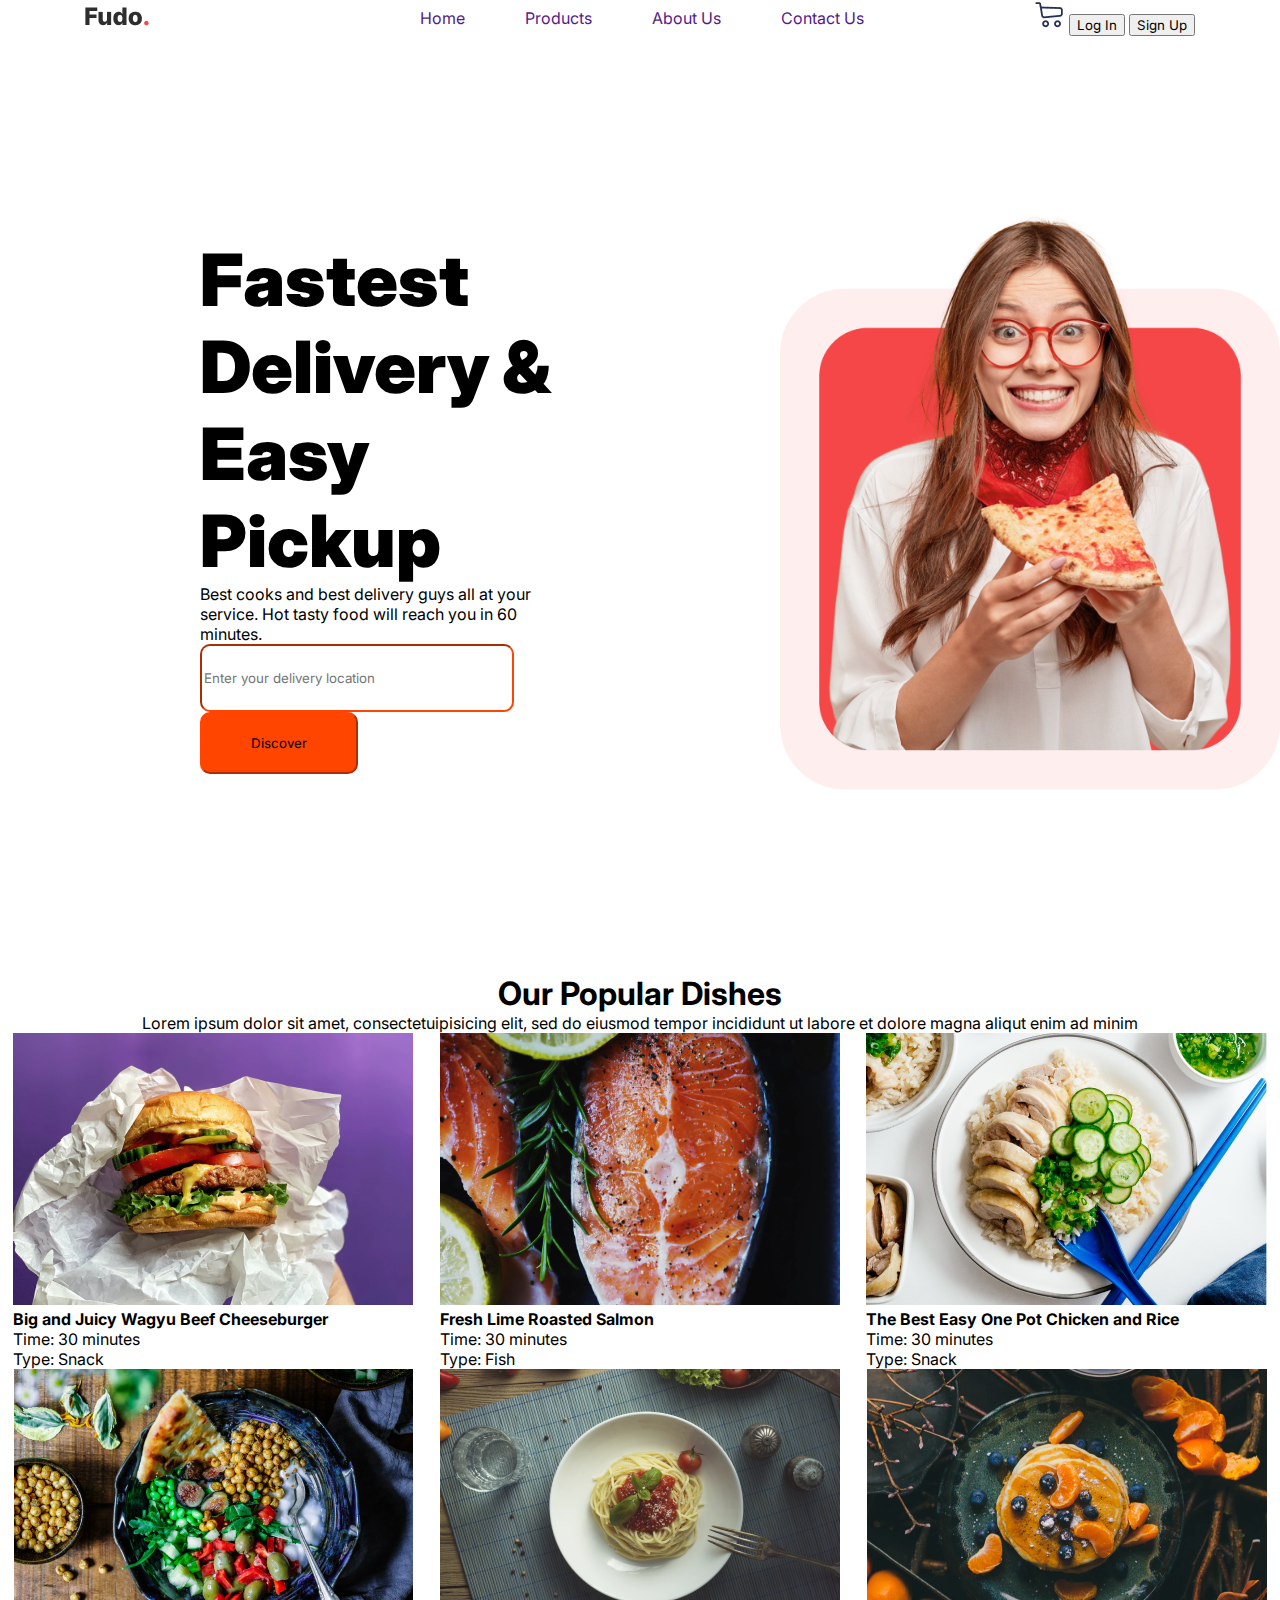
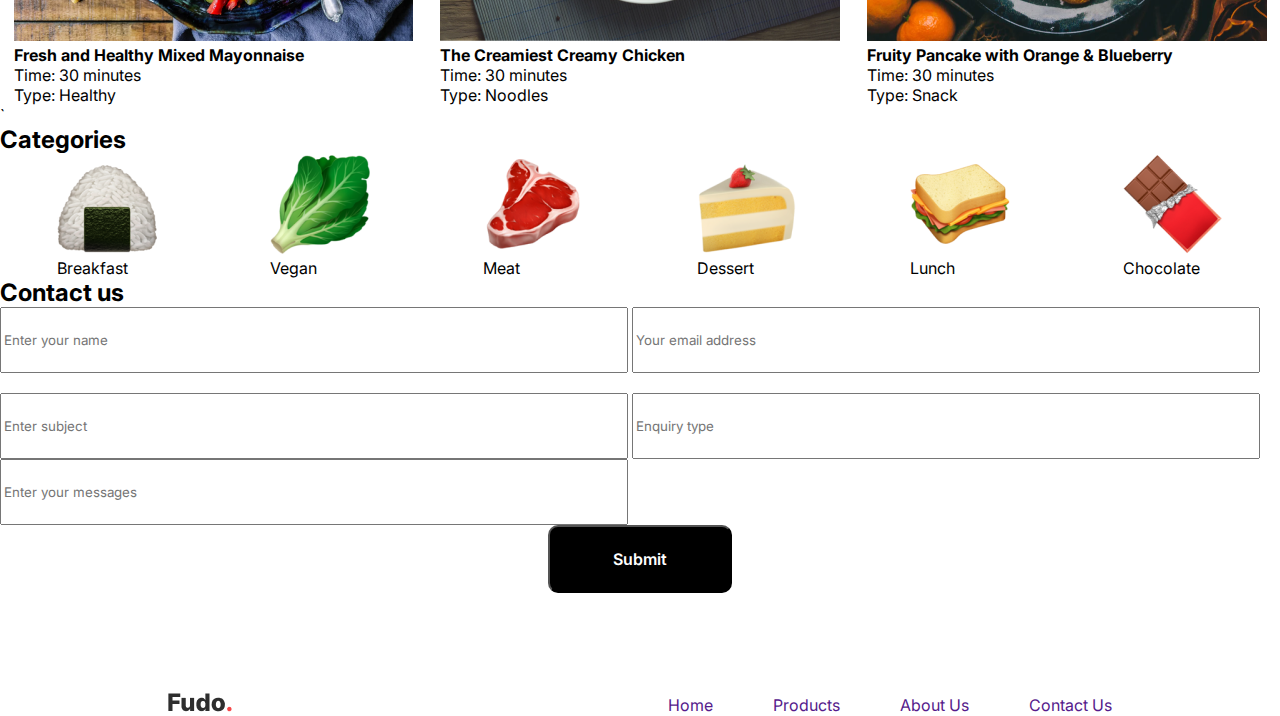
<file: index.html>
<!DOCTYPE html>
<html lang="en">
<head>
    <meta charset="UTF-8">
    <meta http-equiv="X-UA-Compatible" content="IE=edge">
    <meta name="viewport" content="width=device-width, initial-scale=1.0">
    <title>Fudo.</title>
    <link rel="stylesheet" href="style.css">
    <link rel="preconnect" href="https://fonts.googleapis.com">
    <link rel="preconnect" href="https://fonts.gstatic.com" crossorigin>
    <link href="https://fonts.googleapis.com/css2?family=Inter:wght@300&display=swap" rel="stylesheet">
</head>
<body>
    <div class="container">
        <div class="head">
            <div class="logo">
                <a href=""><img src="img/Fudo..png" alt=""></a>
            </div>
            <div class="menu">
                <ul>
                    <li><a href="">Home</a></li>
                    <li><a href="">Products</a></li>
                    <li><a href="">About Us</a></li>
                    <li><a href="">Contact Us</a></li>
                </ul>
            </div>
            <div class="login">
                <a href=""><img src="img/Cart.png" alt=""></a>
                <button>Log In</button>
                <button>Sign Up</button>
            </div>
        </div>
        <div class="banner">
            <div class="info">
                <h1>Fastest Delivery & Easy Pickup</h1>
                <p>Best cooks and best delivery guys all at your service. Hot tasty food will reach you in 60 minutes.</p>
                <input type="text" placeholder="Enter your delivery location">
                <button>Discover</button>
            </div>
            <div class="img">
                <img src="img/Images.png" alt="">
            </div>
        </div>
        <div class="body">
            <div class="body-head">
            <h1>Our Popular Dishes</h1>
            <p>Lorem ipsum dolor sit amet, consectetuipisicing elit, sed do eiusmod tempor incididunt ut labore et dolore magna aliqut enim ad minim </p>
            </div>
            <div class="products">
                <div class="prod">
                    <div class="prod-img">
                        <img src="img/home-prod1.png" alt="">
                    </div>
                    <div class="prod-details">
                        <h4>Big and Juicy Wagyu Beef Cheeseburger</h4>
                        <p>Time: 30 minutes</p>
                        <p>Type: Snack</p>
                    </div>
                </div>
                <div class="prod">
                    <div class="prod-img">
                        <img src="img/home-prod2.png" alt="">
                    </div>
                    <div class="prod-details">
                        <h4>Fresh Lime Roasted Salmon</h4>
                        <p>Time: 30 minutes</p>
                        <p>Type: Fish</p>
                    </div>
                </div>
                <div class="prod">
                    <div class="prod-img">
                        <img src="img/home-prod3.png" alt="">
                    </div>
                    <div class="prod-details">
                        <h4>The Best Easy One Pot Chicken and Rice</h4>
                        <p>Time: 30 minutes</p>
                        <p>Type: Snack</p>
                    </div>
                </div>
                <div class="prod">
                    <div class="prod-img">
                        <img src="img/home-prod4.png" alt="">
                    </div>
                    <div class="prod-details">
                        <h4>Fresh and Healthy Mixed Mayonnaise</h4>
                        <p>Time: 30 minutes</p>
                        <p>Type: Healthy</p>
                    </div>
                </div>
                <div class="prod">
                    <div class="prod-img">
                        <img src="img/home-prod5.png" alt="">
                    </div>
                    <div class="prod-details">
                        <h4>The Creamiest Creamy Chicken</h4>
                        <p>Time: 30 minutes</p>
                        <p>Type: Noodles</p>
                    </div>
                </div>
                <div class="prod">
                    <div class="prod-img">
                        <img src="img/home-prod6.png" alt="">
                    </div>
                    <div class="prod-details">
                        <h4>Fruity Pancake with Orange & Blueberry</h4>
                        <p>Time: 30 minutes</p>
                        <p>Type: Snack</p>
                    </div>
                </div>
            </div>
            <div class="categories">`
                <div class="ctg-head">
                    <h2>Categories</h2>
                </div>
                <div class="six">
                <div class="ctg">
                    <img src="img/categories1.png" alt="">
                    <p>Breakfast</p>
                </div>
                <div class="ctg">
                    <img src="img/categories2.png" alt="">
                    <p>Vegan</p>
                </div>
                <div class="ctg">
                    <img src="img/categories3.png" alt="">
                    <p>Meat</p>
                </div>
                <div class="ctg">
                    <img src="img/categories4.png" alt="">
                    <p>Dessert</p>
                </div>
                <div class="ctg">
                    <img src="img/categories5.png" alt="">
                    <p>Lunch</p>
                </div>
                <div class="ctg">
                    <img src="img/categories6.png" alt="">
                    <p>Chocolate</p>
                </div>
                </div>
            </div>
            <div class="contact">
                <form action="" name="contact">
                    <h2>Contact us</h2>
                    <input type="text" placeholder="Enter your name">
                    <input type="text" placeholder="Your email address" name="email"><br>
                    <p id="loiemail" style="display: none; color:red;">Email Error, Try Again</p><br>
                    <input type="text" placeholder="Enter subject">
                    <input type="text" placeholder="Enquiry type"><br>
                    <input type="text" placeholder="Enter your messages"><br>
                </form>
                <div class="submit">
                    <button type="submit" onclick="validate()">Submit</button>
                </div>
            </div>
        </div>
        <div class="footer">
            <div class="logo-foot">
                <img src="img/Fudo..png" alt="">
            </div>
            <div class="menu-foot">
                <ul>
                <li><a href="">Home</a></li>
                <li><a href="">Products</a></li>
                <li><a href="">About Us</a></li>
                <li><a href="">Contact Us</a></li>
                </ul>
            </div>
        </div>
    </div>
    <script src="index.js"></script>
</body>
</html>
</file>
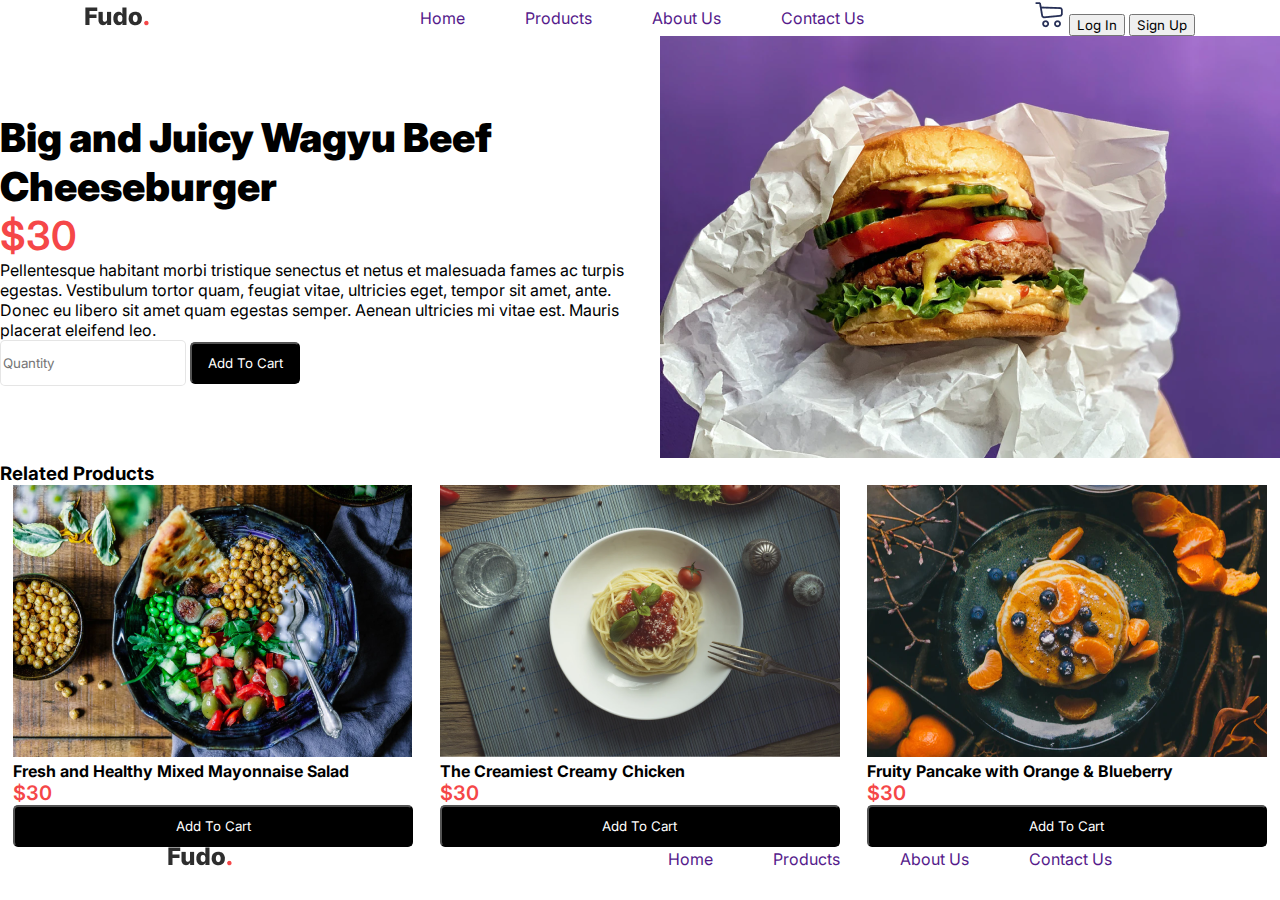
<file: details.html>
<!DOCTYPE html>
<html lang="en">
<head>
    <meta charset="UTF-8">
    <meta http-equiv="X-UA-Compatible" content="IE=edge">
    <meta name="viewport" content="width=device-width, initial-scale=1.0">
    <title>Document</title>
    <link rel="stylesheet" href="details.css">
    <link rel="preconnect" href="https://fonts.googleapis.com">
    <link rel="preconnect" href="https://fonts.gstatic.com" crossorigin>
    <link href="https://fonts.googleapis.com/css2?family=Inter:wght@300&display=swap" rel="stylesheet">
</head>
<body>
    <div class="container">
        <div class="head">
            <div class="logo">
                <a href=""><img src="img/Fudo..png" alt=""></a>
            </div>
            <div class="menu">
                <ul>
                    <li><a href="">Home</a></li>
                    <li><a href="">Products</a></li>
                    <li><a href="">About Us</a></li>
                    <li><a href="">Contact Us</a></li>
                </ul>
            </div>
            <div class="login">
                <a href=""><img src="img/Cart.png" alt=""></a>
                <button>Log In</button>
                <button>Sign Up</button>
            </div>
        </div>
        <div class="banner">
            <div class="banner-desc">
                <h1>Big and Juicy Wagyu Beef Cheeseburger</h1>
                <h2>$30</h2>
                <p>Pellentesque habitant morbi tristique senectus et netus et malesuada fames ac turpis egestas. Vestibulum tortor quam, feugiat vitae, ultricies eget, tempor sit amet, ante. Donec eu libero sit amet quam egestas semper. Aenean ultricies mi vitae est. Mauris placerat eleifend leo.</p>
                <input type="text" placeholder="Quantity">
                <button>Add To Cart</button>
            </div>
            <div class="banner-img">
                <img src="img/image 26.png" alt="">
            </div>
        </div>
        <div class="body">
            <div class="body-head">
            <h3>Related Products</h3>
            </div>
            <div class="related-prod">
            </div>
        </div>
        <div class="footer">
            <div class="foot-logo">
                <img src="img/Fudo..png" alt="">
            </div>
            <div class="foot-menu">
                <ul>
                    <li><a href="">Home</a></li>
                    <li><a href="">Products</a></li>
                    <li><a href="">About Us</a></li>
                    <li><a href="">Contact Us</a></li>
                </ul>
            </div>
        </div>
    </div>
    <script src="details.js"></script>
</body>
</html>
</file>
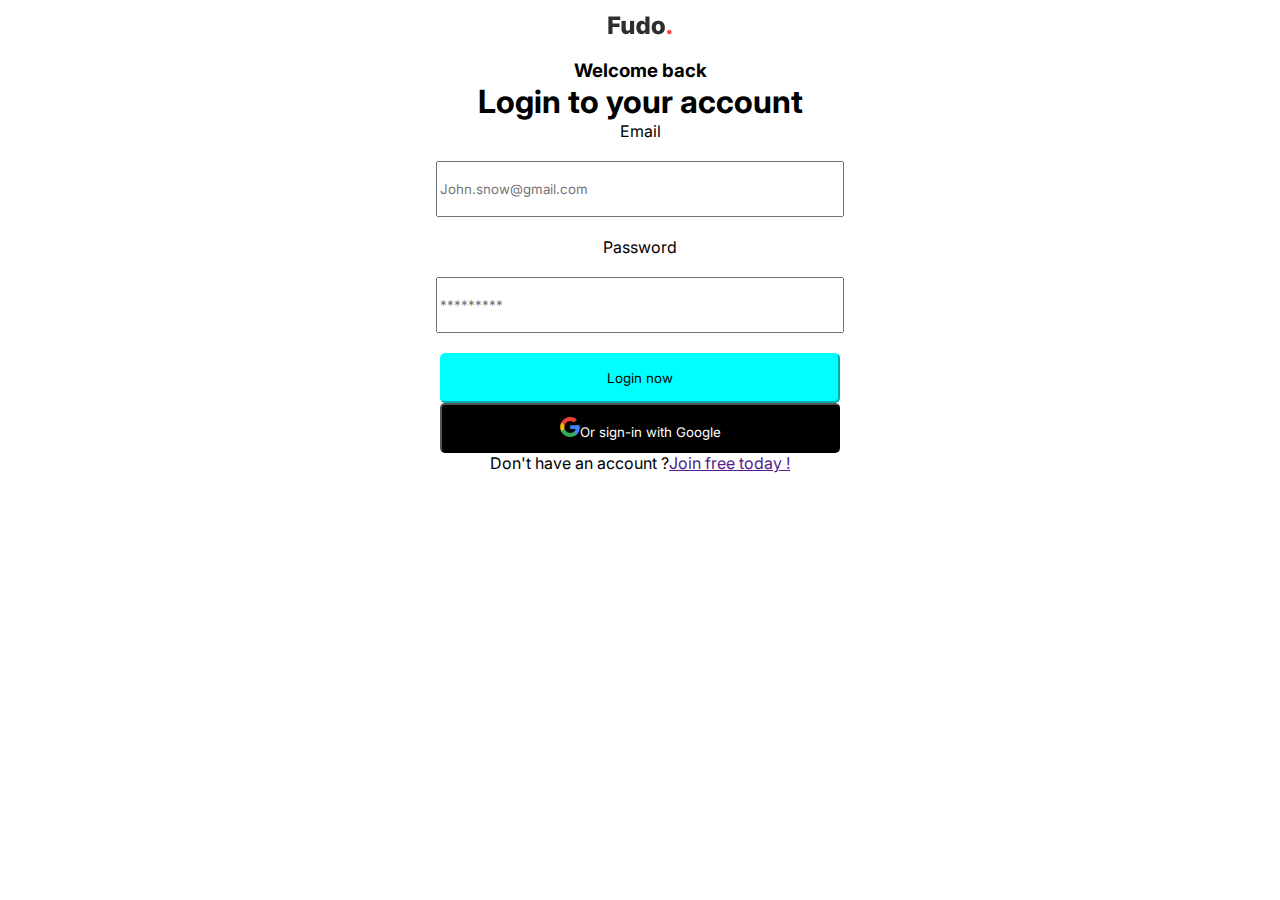
<file: login.html>
<!DOCTYPE html>
<html lang="en">
<head>
    <meta charset="UTF-8">
    <meta http-equiv="X-UA-Compatible" content="IE=edge">
    <meta name="viewport" content="width=device-width, initial-scale=1.0">
    <title>Document</title>
    <link rel="stylesheet" href="login.css">
    <link rel="preconnect" href="https://fonts.googleapis.com">
    <link rel="preconnect" href="https://fonts.gstatic.com" crossorigin>
    <link href="https://fonts.googleapis.com/css2?family=Inter:wght@300&display=swap" rel="stylesheet">
</head>
<body>
    <div class="container">
        <div class="header">
            <div class="menu">
                <div class="menu-img">
                    <img src="img/Fudo..png" alt="">
                </div>
            </div>
        </div>
        <div class="body">
            <div class="body-head">
                <h3>Welcome back</h3>
                <h1>Login to your account</h1>
            </div>
            <div class="sign-in-form">
                <form action="" name="login">
                    <p>Email</p><br>
                    <input type="text" placeholder="John.snow@gmail.com" name="email"><br>
                    <p id="loiemail" style="display: none; color:red;">Email Error, Try Again</p><br>
                    <p>Password</p><br>
                    <input type="password" placeholder="*********"><br>
                    <p id="loipass" style="display: none; color:red;" name="pass">Password Error, Try Again</p><br>
                    <button id="login" type="submit" onclick="validate1" >Login now</button><br>
                    <button id="logingg"><img src="img/iconfinder_Google_1298745 1.png" alt="">Or sign-in with Google</button>
                </form>
                <p>Don't have an account ?<a href="">Join free today !</a></p>
            </div>
        </div>
    </div>
    <script src="login.js"></script>
</body>
</html>
</file>
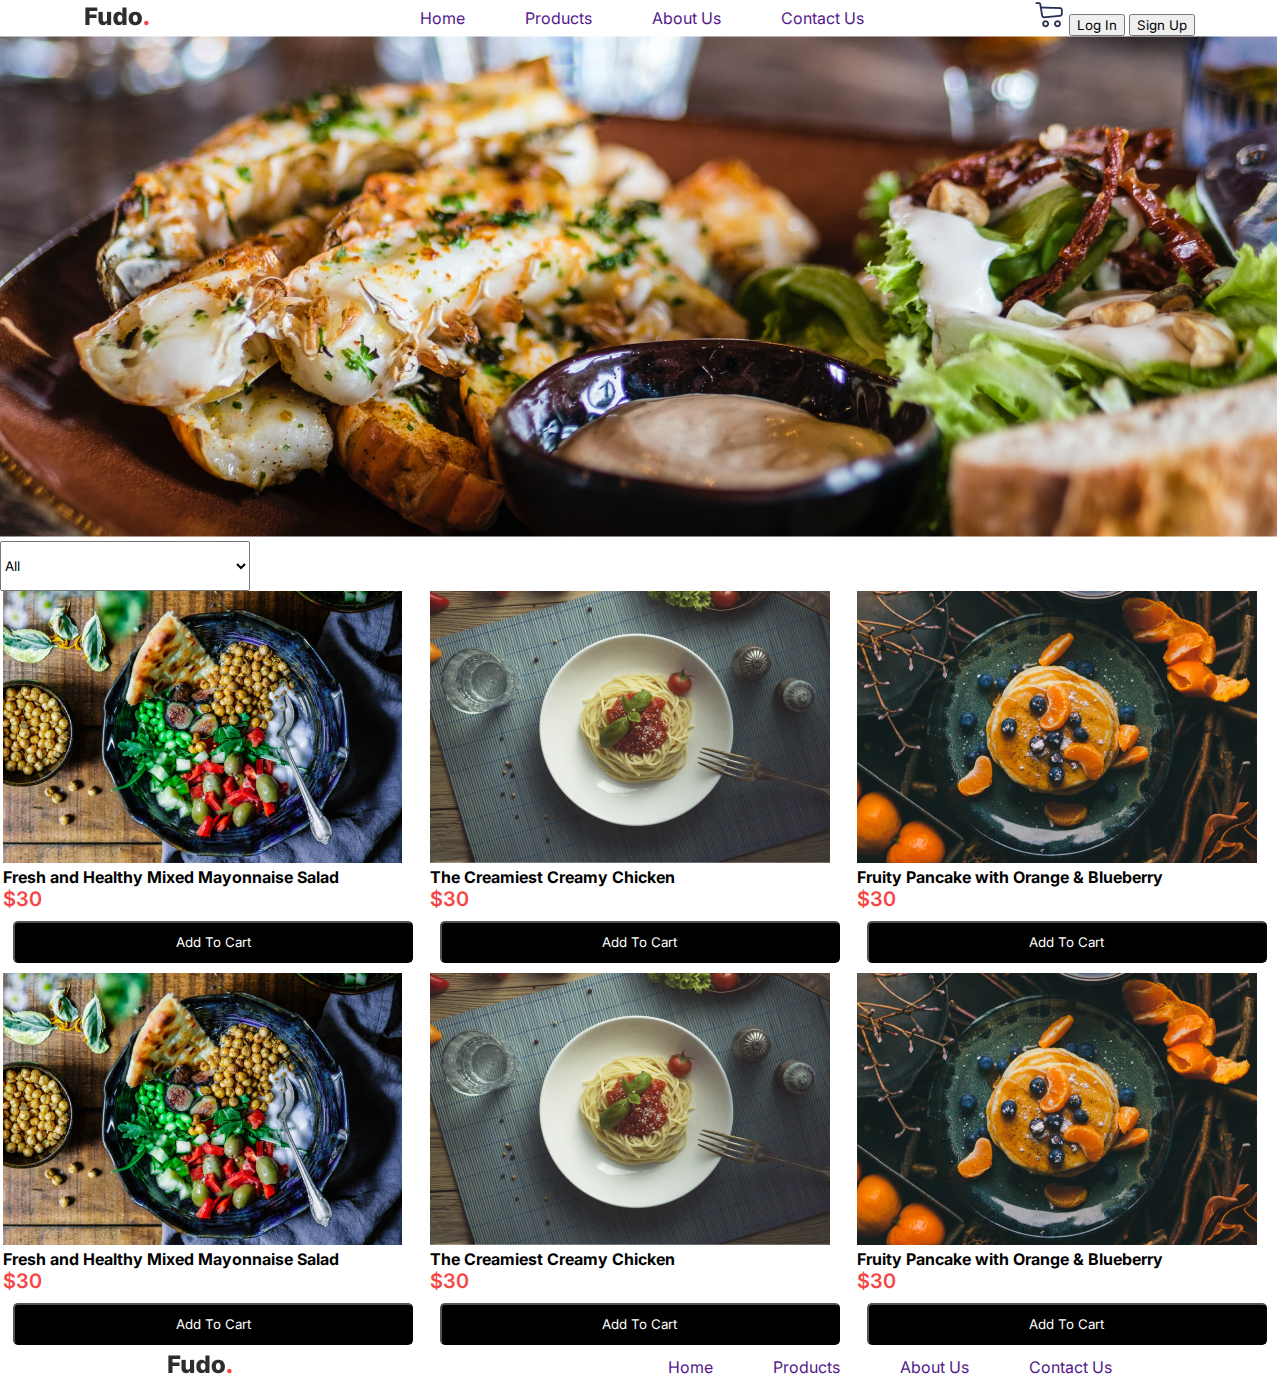
<file: products.html>
<!DOCTYPE html>
<html lang="en">
<head>
    <meta charset="UTF-8">
    <meta http-equiv="X-UA-Compatible" content="IE=edge">
    <meta name="viewport" content="width=device-width, initial-scale=1.0">
    <title>Document</title>
    <link rel="preconnect" href="https://fonts.googleapis.com">
    <link rel="preconnect" href="https://fonts.gstatic.com" crossorigin>
    <link href="https://fonts.googleapis.com/css2?family=Inter:wght@300&display=swap" rel="stylesheet">
    <link rel="stylesheet" href="products.css">
</head>
<body>
    <div class="container">
        <div class="header">
            <div class="head">
                <div class="logo">
                    <a href=""><img src="img/Fudo..png" alt=""></a>
                </div>
                <div class="menu">
                    <ul>
                        <li><a href="">Home</a></li>
                        <li><a href="">Products</a></li>
                        <li><a href="">About Us</a></li>
                        <li><a href="">Contact Us</a></li>
                    </ul>
                </div>
                <div class="login">
                    <a href=""><img src="img/Cart.png" alt=""></a>
                    <button>Log In</button>
                    <button>Sign Up</button>
                </div>
        </div>
        <div class="banner">
            <div class="banner-img">
                <img src="img/Rectangle 1372.png" alt="">
            </div>
        </div>
        <div class="body">
                <select name="sort" id="sort">
                    <option value="">All</option>
                    <option value="breakfast">Breakfast</option>
                    <option value="lunch">Lunch</option>
                    <option value="dessert">Dessert</option>
                </select>
            <div class="products">

            </div>
        </div>
        <div class="footer">
            <div class="foot-logo">
                <img src="img/Fudo..png" alt="">
            </div>
            <div class="foot-menu">
                <ul>
                    <li><a href="">Home</a></li>
                    <li><a href="">Products</a></li>
                    <li><a href="">About Us</a></li>
                    <li><a href="">Contact Us</a></li>
                </ul>
            </div>
        </div>
    </div>
    <script src="products.js"></script>
</body>
</html>
</file>
<file: style.css>
*{
    font-family: 'Inter', sans-serif;
    margin: auto;
    padding: auto;
}
.head{
    display: flex;
    justify-content: space-between;
    align-items: center;
}
.head .menu ul{
    display: flex;
}
.head .menu ul li{
    display: flex;
    list-style: none;
}
.head .menu ul li a{
    margin-left: 60px;
    text-decoration: none;
}
.banner{
    display: flex;

}
.banner img{
    width: 90%;
    height: auto;
}
.banner .info{
    padding: 200px;
}
.body-head{
    text-align: center;
}
.products{
    display: grid;
    grid-template-columns: repeat(3 , 2fr);
}
.categories .six{
    display: flex;
}

.banner .info input{
    width: 306px;
    height: 62px;
    border-color: orangered;
    border-radius: 10px;
}
.banner .info button{
    width: 158px;
    height: 62px;
    background-color: orangered;
    border-color: orangered;
    border-radius: 10px;
}
.banner .info h1{
    font-size: 72px;
    font-weight: 900;
}
.banner .img img{
    width: 500px;
    height: auto;
}
.contact form input{
    width: 620px;
    height: 60px;
}
.contact .submit button{
    width: fit-content;
    background: #000000;
    border-radius: 10px;
    padding: 20px 63px;
    color: white;
    font-weight: 600;
    font-size: 16px;
    line-height: 24px;
    display: flex;
    justify-content:center;
    margin-bottom:100px;
}
.footer{
    display: flex;
    justify-content: space-between;
    align-items: center;
}
.footer .menu-foot ul{
    display: flex;
}
.footer .menu-foot ul li{
    display: flex;
    list-style: none;
}
.footer .menu-foot ul li a{
    margin-left: 60px;
    text-decoration: none;
}
</file>
<file: details.css>
*{
    font-family: 'Inter', sans-serif;
    margin: auto;
    padding: auto;
}
.head{
    display: flex;
    justify-content: space-between;
    align-items: center;
}
.head .menu ul{
    display: flex;
}
.head .menu ul li{
    display: flex;
    list-style: none;
}
.head .menu ul li a{
    margin-left: 60px;
    text-decoration: none;
}
.banner{
    display: flex;
}
.banner .banner-desc h1{
    font-weight: 900;
    font-size: 40px;
}
.banner .banner-desc h2{
    font-weight: 600;
    font-size: 40px;
    color: #F54748;
}
.banner .banner-desc input{
    width: 180px;
    height: 42px;
    background: #FFFFFF;
    border: 1px solid rgba(0, 0, 0, 0.1);
    border-radius: 5px;
}
.banner .banner-desc button{
    width: 110px;
    height: 42px;
    color: #FFFFFF;
    background-color: black;
    border-radius: 5px;
}
.related-prod{
    display: flex;
}
.related-prod .prods .prods-desc p{
    font-weight: 600;
    font-size: 20px;
    line-height: 24px;
    color: #F54748;

}
.related-prod .prods .prods-desc button{
    width: 400px;
    height: 42px;
    color: white;
    background-color: black;
    border-radius: 5px;
}
.footer{
    display: flex;
    justify-content: space-between;
    align-items: center;
}
.footer .foot-menu ul{
    display: flex;
}
.footer .foot-menu ul li{
    display: flex;
    list-style: none;
}
.footer .foot-menu ul li a{
    margin-left: 60px;
    text-decoration: none;
}
</file>
<file: login.css>
*{
    font-family: 'Inter', sans-serif;
    margin: auto;
    padding: auto;
}
.header {
    display: flex;
    justify-content: space-between;
    align-items: center;
    padding-top: 16px;
}
.body .body-head{
    text-align: center;
    padding-top: 20px;
}
.sign-in-form{
    text-align: center;
}
.sign-in-form form input{
    width: 400px;
    height: 50px;
}
.sign-in-form form #login{
    width: 400px;
    height: 50px;
    border-radius: 5px;
    border-color: aqua;
    background-color: aqua;
}
.sign-in-form form #logingg{
    width: 400px;
    height: 50px;
    border-radius: 5px;
    color: white;
    border-color: black;
    background-color: black;
}
</file>
<file: products.css>
*{
    font-family: 'Inter', sans-serif;
    margin: auto;
    padding: auto;
}
.head{
    display: flex;
    justify-content: space-between;
    align-items: center;
}
.head .menu ul{
    display: flex;
}
.head .menu ul li{
    display: flex;
    list-style: none;
}
.head .menu ul li a{
    margin-left: 60px;
    text-decoration: none;
}
#sort{
    width: 250px;
    height: 50px;
}
.products{
    display: grid;
    grid-template-columns: repeat(3 , 2fr);
}
.products .description p{
    font-weight: 600;
    font-size: 20px;
    line-height: 24px;
    color: #F54748;
}
.products .description button{
    width: 400px;
    height: 42px;
    color: white;
    background-color: black;
    border-radius: 5px;
    margin: 10px;
}
.footer{
    display: flex;
    justify-content: space-between;
    align-items: center;
}
.footer .foot-menu ul{
    display: flex;
}
.footer .foot-menu ul li{
    display: flex;
    list-style: none;
}
.footer .foot-menu ul li a{
    margin-left: 60px;
    text-decoration: none;
}
</file>
